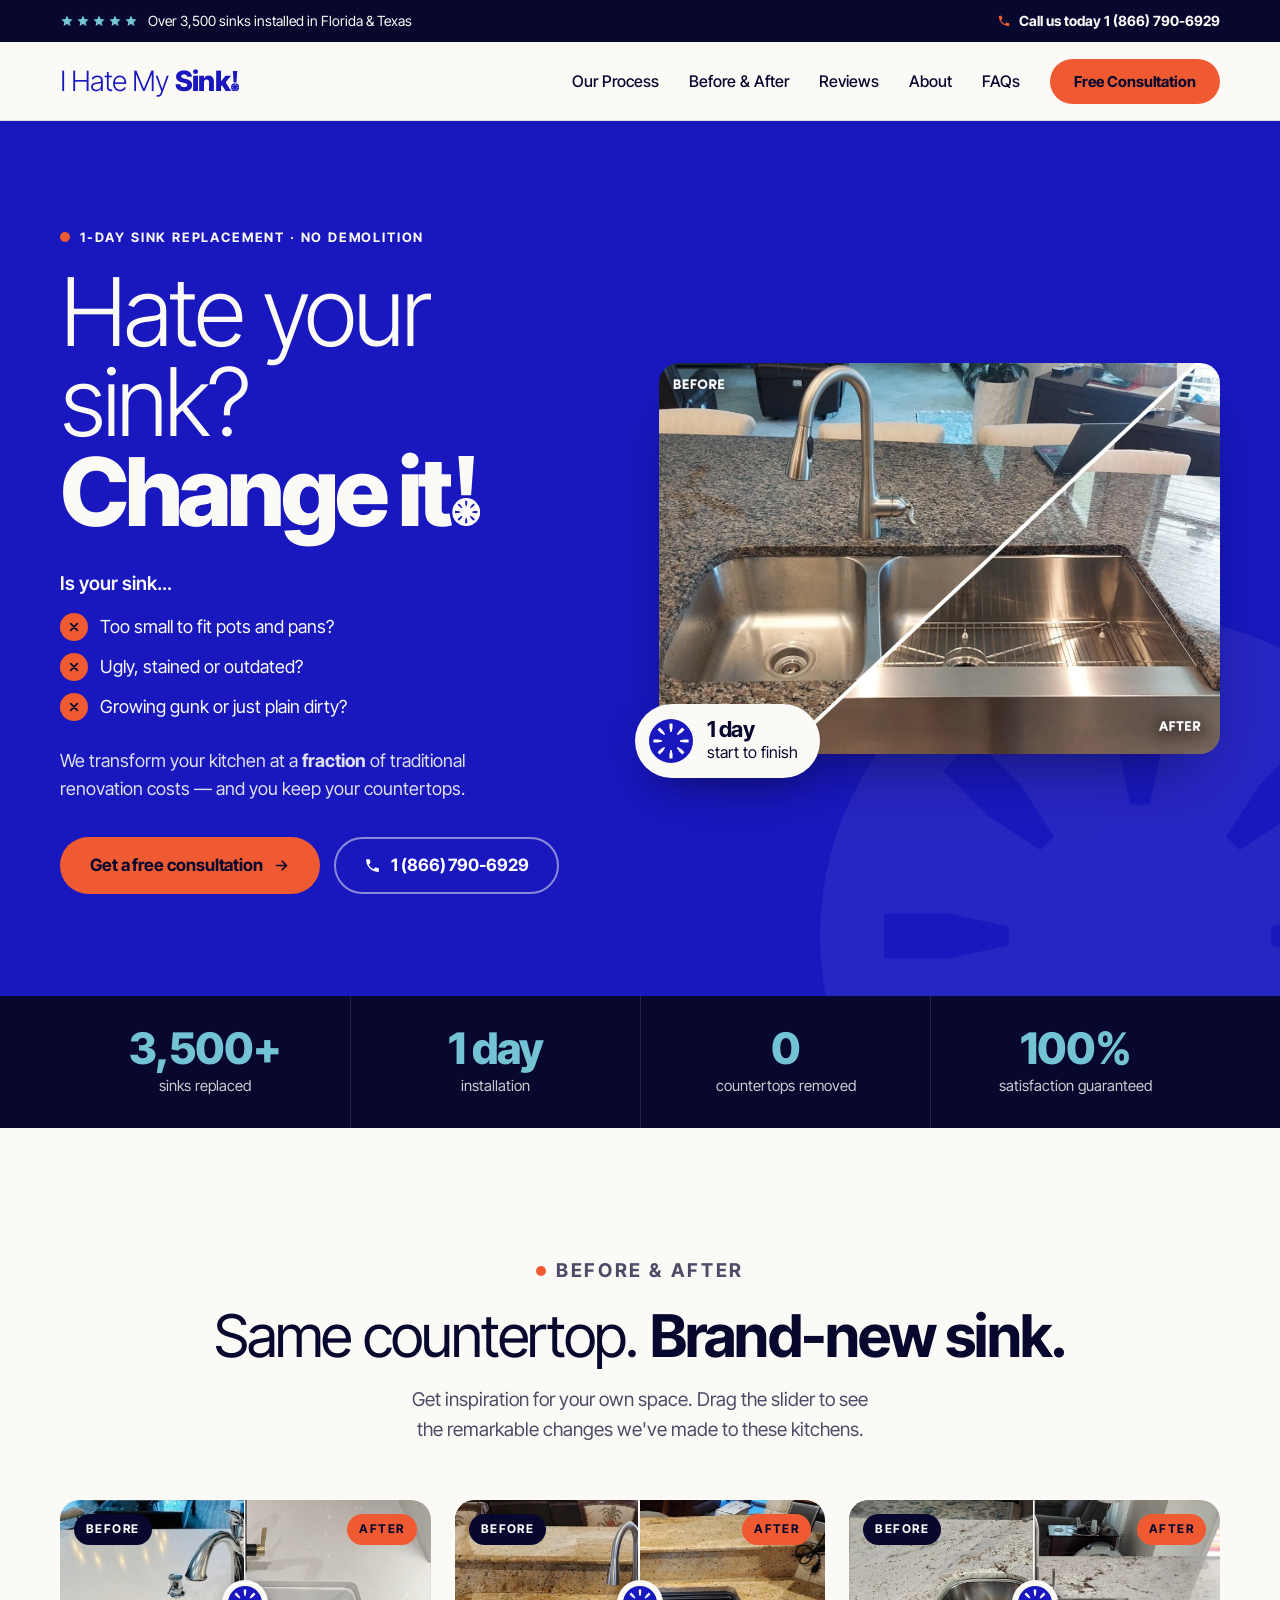
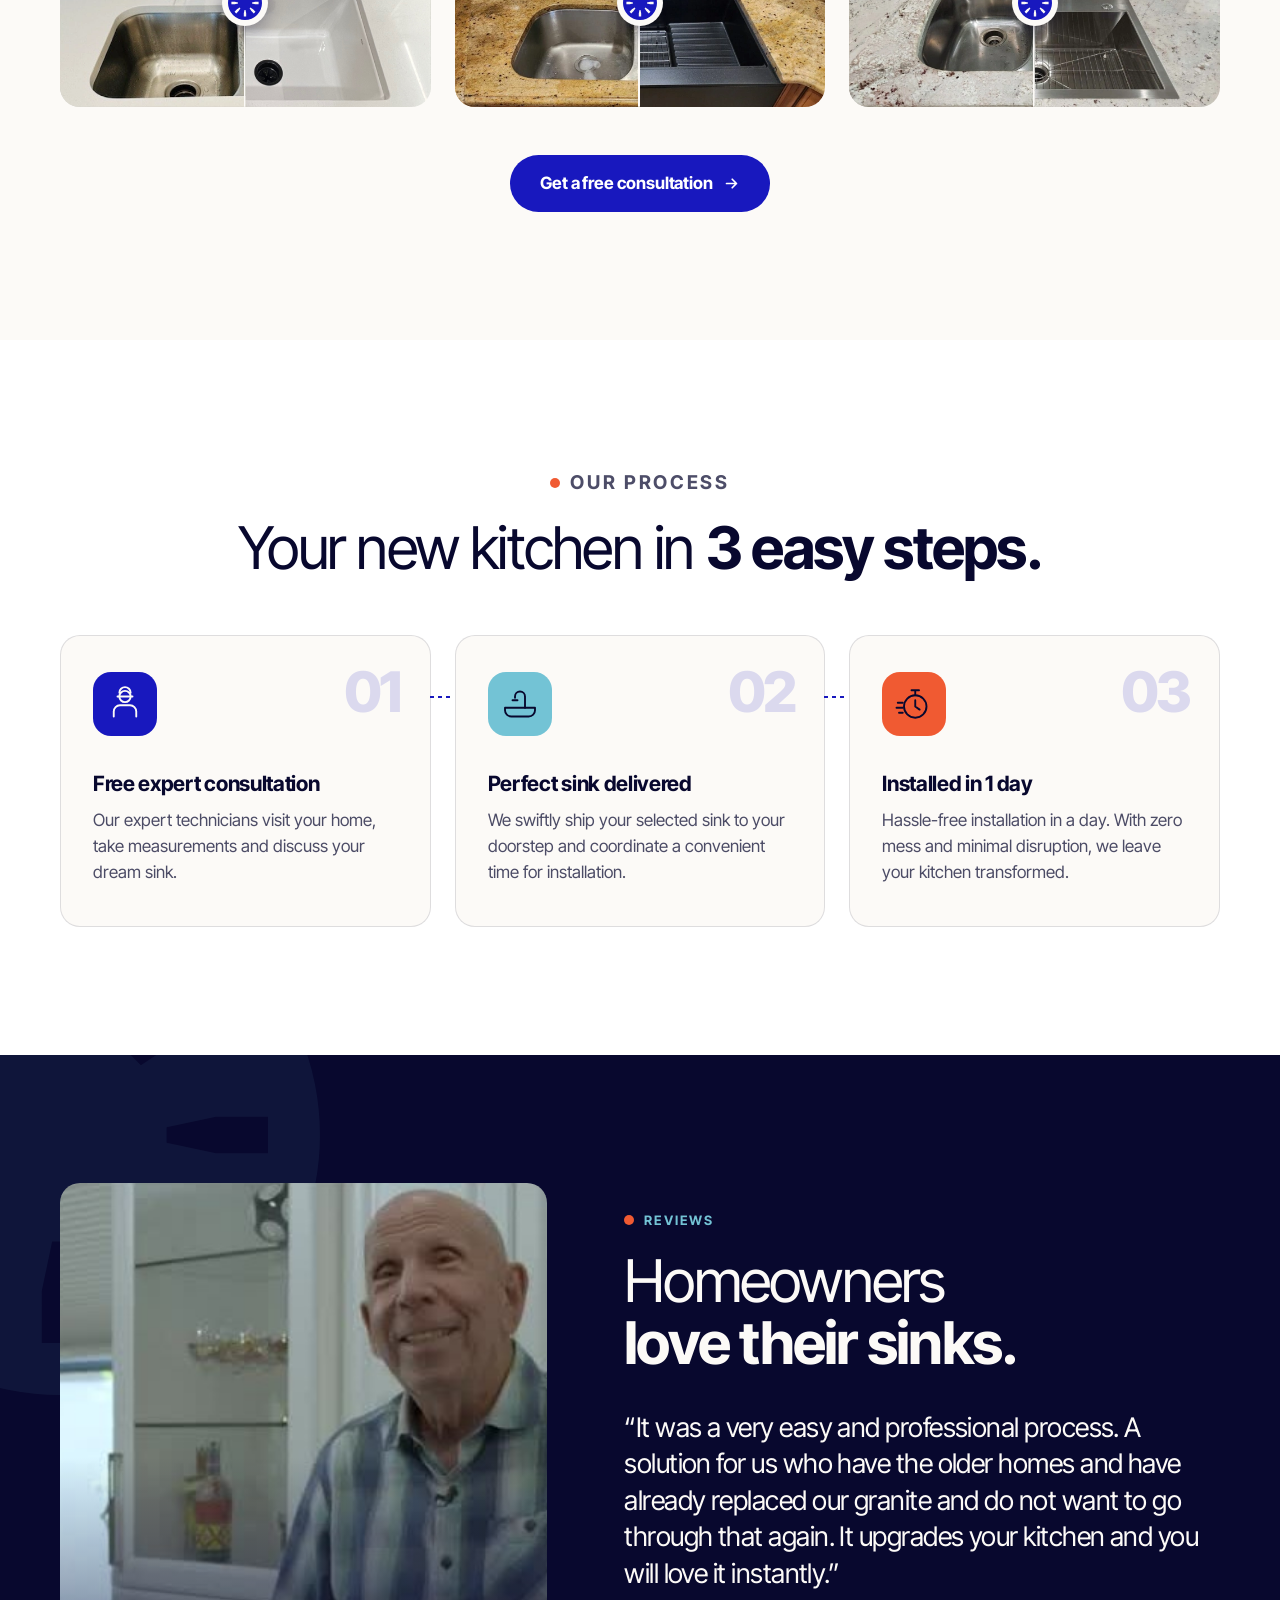
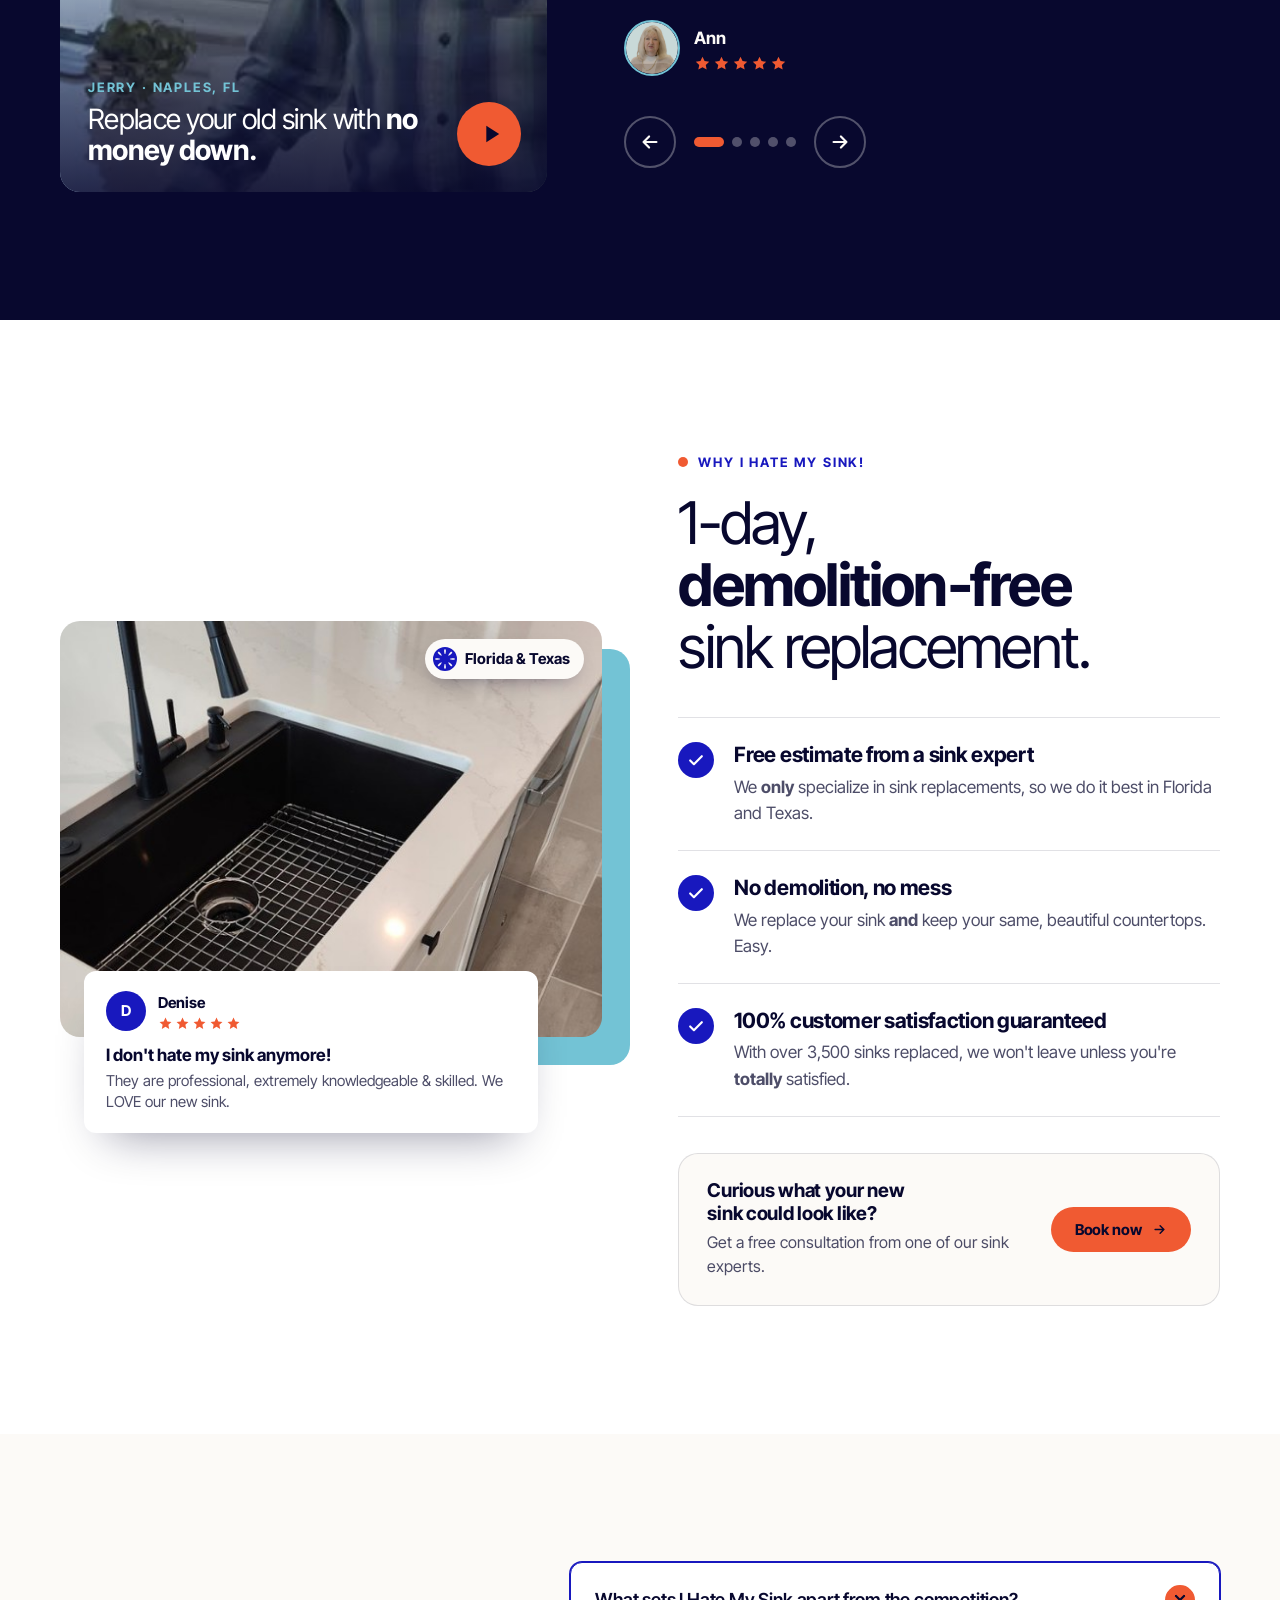
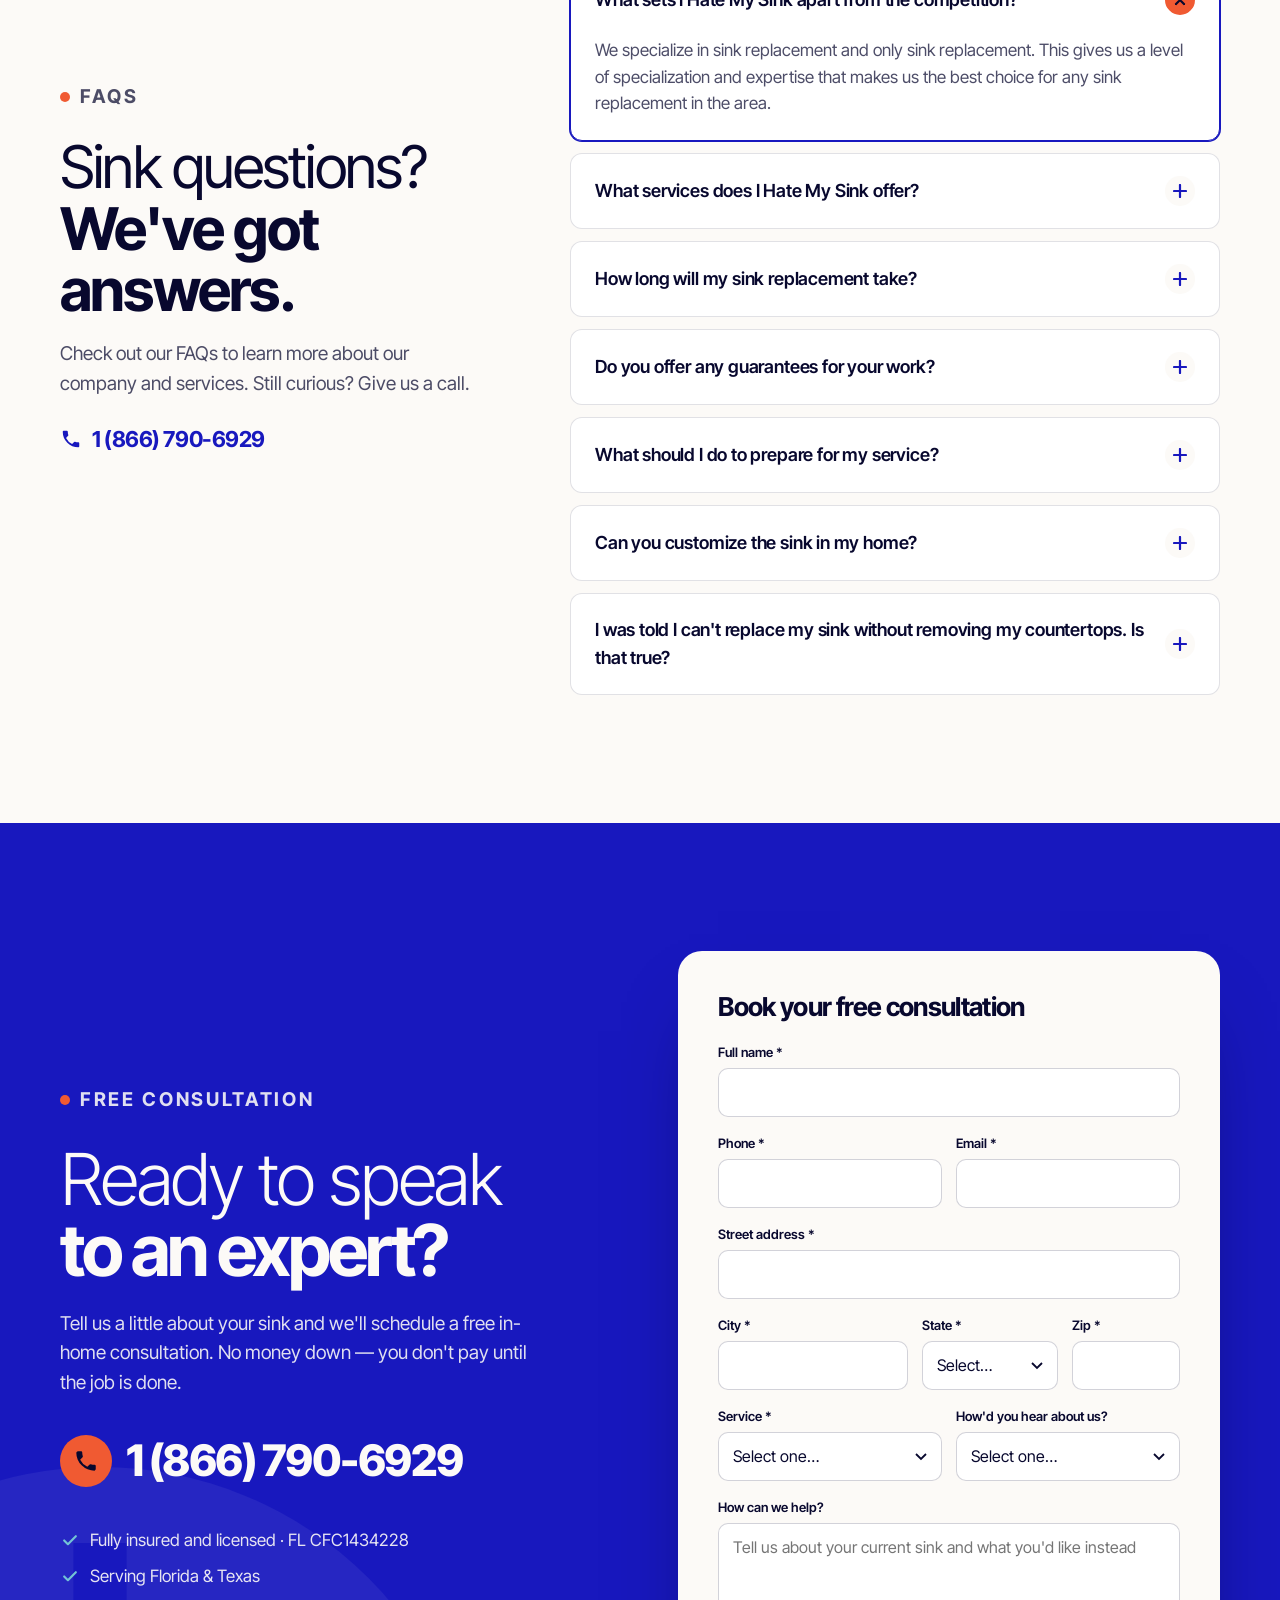
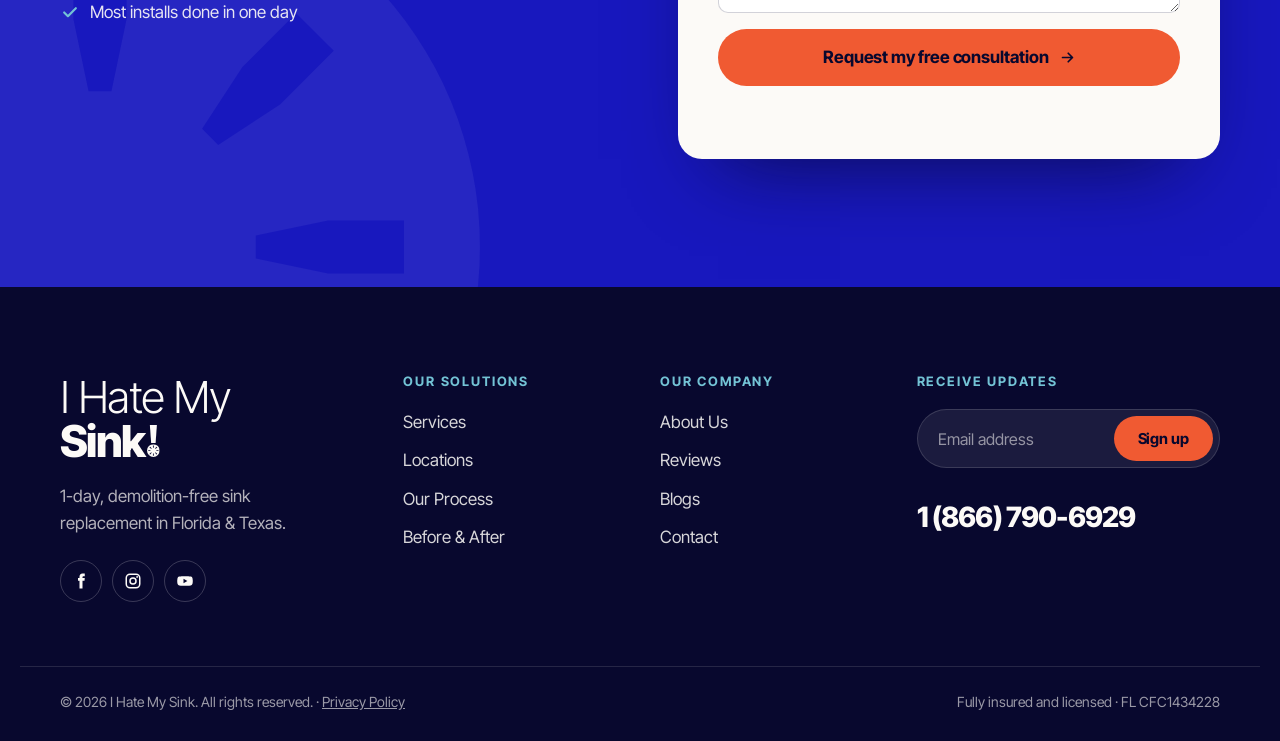
<file: index.html>
<!DOCTYPE html>
<html lang="en">
<head>
<meta charset="utf-8">
<meta name="viewport" content="width=device-width, initial-scale=1">
<title>I Hate My Sink! | 1-Day, Demolition-Free Sink Replacement in Florida &amp; Texas</title>
<meta name="description" content="Hate your sink? Change it! I Hate My Sink replaces kitchen sinks in one day — no demolition, keep your countertops. Over 3,500 sinks installed in Florida and Texas.">
<meta name="theme-color" content="#1818BE">
<meta name="robots" content="noindex, nofollow"><!-- prototype: keep out of search results -->
<link rel="icon" type="image/svg+xml" href="assets/favicon.svg">
<link rel="preconnect" href="https://fonts.googleapis.com">
<link rel="preconnect" href="https://fonts.gstatic.com" crossorigin>
<link href="https://fonts.googleapis.com/css2?family=Inter+Tight:wght@300;400;500;600;700;800&display=swap" rel="stylesheet">
<link rel="stylesheet" href="assets/styles.css">
</head>
<body>

<!-- Brand symbols -->
<svg width="0" height="0" style="position:absolute" aria-hidden="true">
  <symbol id="drain" viewBox="0 0 200 200"><path fill="currentColor" fill-rule="evenodd" d="M100 0A100 100 0 1 0 100 200A100 100 0 1 0 100 0ZM93 20L107 20L107 40L103 59L97 59L93 40ZM151.62 38.48L161.52 48.38L147.38 62.52L131.11 73.13L126.87 68.89L137.48 52.62ZM180 93L180 107L160 107L141 103L141 97L160 93ZM161.52 151.62L151.62 161.52L137.48 147.38L126.87 131.11L131.11 126.87L147.38 137.48ZM107 180L93 180L93 160L97 141L103 141L107 160ZM48.38 161.52L38.48 151.62L52.62 137.48L68.89 126.87L73.13 131.11L62.52 147.38ZM20 107L20 93L40 93L59 97L59 103L40 107ZM38.48 48.38L48.38 38.48L62.52 52.62L73.13 68.89L68.89 73.13L52.62 62.52Z"/></symbol>
  <symbol id="bang" viewBox="0 0 40 100"><path fill="currentColor" d="M9 0H31L27 56H13Z"/><use href="#drain" x="0" y="60" width="40" height="40"/></symbol>
  <symbol id="check" viewBox="0 0 24 24"><path fill="none" stroke="currentColor" stroke-width="2.6" stroke-linecap="round" stroke-linejoin="round" d="M5 12.5l4.5 4.5L19 7.5"/></symbol>
  <symbol id="x" viewBox="0 0 24 24"><path fill="none" stroke="currentColor" stroke-width="2.6" stroke-linecap="round" d="M7 7l10 10M17 7L7 17"/></symbol>
  <symbol id="star" viewBox="0 0 24 24"><path fill="currentColor" d="M12 2.5l2.9 6.1 6.6.8-4.9 4.6 1.3 6.6L12 17.3l-5.9 3.3 1.3-6.6-4.9-4.6 6.6-.8z"/></symbol>
  <symbol id="phone" viewBox="0 0 24 24"><path fill="currentColor" d="M6.6 10.8a15.1 15.1 0 006.6 6.6l2.2-2.2a1 1 0 011-.25 11.4 11.4 0 003.6.57 1 1 0 011 1V20a1 1 0 01-1 1A17 17 0 013 4a1 1 0 011-1h3.5a1 1 0 011 1c0 1.25.2 2.45.57 3.57a1 1 0 01-.25 1z"/></symbol>
  <symbol id="arrow" viewBox="0 0 24 24"><path fill="none" stroke="currentColor" stroke-width="2.4" stroke-linecap="round" stroke-linejoin="round" d="M5 12h14M13 6l6 6-6 6"/></symbol>
</svg>

<a class="skip" href="#main">Skip to content</a>

<div class="topbar">
  <div class="wrap topbar__in">
    <p class="topbar__proof"><span class="stars" aria-label="5 out of 5 stars"><svg><use href="#star"/></svg><svg><use href="#star"/></svg><svg><use href="#star"/></svg><svg><use href="#star"/></svg><svg><use href="#star"/></svg></span> Over 3,500 sinks installed in Florida &amp; Texas</p>
    <a class="topbar__phone" href="tel:18667906929"><svg><use href="#phone"/></svg> Call us today 1 (866) 790-6929</a>
  </div>
</div>

<header class="header" id="top">
  <div class="wrap header__in">
    <a class="logo" href="./" aria-label="I Hate My Sink! — home">
      <span class="logo__light">I Hate My</span> <span class="logo__bold">Sink<svg class="logo__bang" aria-hidden="true"><use href="#bang"/></svg></span>
    </a>
    <nav class="nav" id="nav" aria-label="Main">
      <a href="#process">Our Process</a>
      <a href="#before-after">Before &amp; After</a>
      <a href="#reviews">Reviews</a>
      <a href="#about">About</a>
      <a href="#faq">FAQs</a>
      <a class="btn btn--orange nav__cta" href="#consult">Free Consultation</a>
    </nav>
    <button class="menu" aria-controls="nav" aria-expanded="false"><span></span><span></span><span class="sr">Menu</span></button>
  </div>
</header>

<main id="main">

<!-- HERO -->
<section class="hero">
  <svg class="hero__mark" aria-hidden="true"><use href="#drain"/></svg>
  <div class="wrap hero__in">
    <div class="hero__copy">
      <p class="eyebrow eyebrow--light">1-day sink replacement · No demolition</p>
      <h1 class="hero__title"><span class="thin">Hate your sink?</span> <strong>Change it<svg class="bang" aria-hidden="true"><use href="#bang"/></svg></strong></h1>
      <p class="hero__lead">Is your sink…</p>
      <ul class="xlist">
        <li><svg><use href="#x"/></svg>Too small to fit pots and pans?</li>
        <li><svg><use href="#x"/></svg>Ugly, stained or outdated?</li>
        <li><svg><use href="#x"/></svg>Growing gunk or just plain dirty?</li>
      </ul>
      <p class="hero__sub">We transform your kitchen at a <em>fraction</em> of traditional renovation costs — and you keep your countertops.</p>
      <div class="hero__actions">
        <a class="btn btn--orange btn--lg" href="#consult">Get a free consultation <svg><use href="#arrow"/></svg></a>
        <a class="btn btn--ghost btn--lg" href="tel:18667906929"><svg><use href="#phone"/></svg> 1 (866) 790-6929</a>
      </div>
    </div>
    <figure class="hero__media">
      <img src="assets/img/hero.webp" width="1003" height="700" alt="Split image of a dated double-bowl stainless sink before, and a new single-bowl farmhouse sink after, in the same granite countertop">
      <figcaption class="badge"><svg><use href="#drain"/></svg><span><strong>1 day</strong> start to finish</span></figcaption>
    </figure>
  </div>
</section>

<!-- PROOF STRIP -->
<section class="proof" aria-label="Why homeowners choose us">
  <div class="wrap proof__in">
    <div><strong>3,500+</strong><span>sinks replaced</span></div>
    <div><strong>1 day</strong><span>installation</span></div>
    <div><strong>0</strong><span>countertops removed</span></div>
    <div><strong>100%</strong><span>satisfaction guaranteed</span></div>
  </div>
</section>

<!-- BEFORE / AFTER -->
<section class="section section--porcelain" id="before-after">
  <div class="wrap">
    <header class="sec-head">
      <p class="eyebrow">Before &amp; after</p>
      <h2>Same countertop. <strong>Brand-new sink.</strong></h2>
      <p>Get inspiration for your own space. Drag the slider to see the remarkable changes we've made to these kitchens.</p>
    </header>
    <div class="ba-grid">
      <div class="ba" style="--pos:50%">
        <img src="assets/img/after1.png" alt="After: new white single-bowl sink with black faucet" width="660" height="368" loading="lazy">
        <div class="ba__before"><img src="assets/img/before1.webp" alt="Before: worn double-bowl stainless sink" width="660" height="368" loading="lazy"></div>
        <span class="ba__tag ba__tag--b">Before</span><span class="ba__tag ba__tag--a">After</span>
        <span class="ba__handle" aria-hidden="true"><svg><use href="#drain"/></svg></span>
        <input class="ba__range" type="range" min="0" max="100" value="50" aria-label="Before and after comparison 1">
      </div>
      <div class="ba" style="--pos:50%">
        <img src="assets/img/after2.webp" alt="After: black farmhouse-style sink in granite counter" width="660" height="368" loading="lazy">
        <div class="ba__before"><img src="assets/img/before2.webp" alt="Before: dated double-bowl stainless sink" width="660" height="368" loading="lazy"></div>
        <span class="ba__tag ba__tag--b">Before</span><span class="ba__tag ba__tag--a">After</span>
        <span class="ba__handle" aria-hidden="true"><svg><use href="#drain"/></svg></span>
        <input class="ba__range" type="range" min="0" max="100" value="50" aria-label="Before and after comparison 2">
      </div>
      <div class="ba" style="--pos:50%">
        <img src="assets/img/after3.webp" alt="After: large single-bowl stainless workstation sink" width="660" height="368" loading="lazy">
        <div class="ba__before"><img src="assets/img/before3.webp" alt="Before: small double-bowl stainless sink" width="660" height="368" loading="lazy"></div>
        <span class="ba__tag ba__tag--b">Before</span><span class="ba__tag ba__tag--a">After</span>
        <span class="ba__handle" aria-hidden="true"><svg><use href="#drain"/></svg></span>
        <input class="ba__range" type="range" min="0" max="100" value="50" aria-label="Before and after comparison 3">
      </div>
    </div>
    <div class="center"><a class="btn btn--blue btn--lg" href="#consult">Get a free consultation <svg><use href="#arrow"/></svg></a></div>
  </div>
</section>

<!-- PROCESS -->
<section class="section" id="process">
  <div class="wrap">
    <header class="sec-head">
      <p class="eyebrow">Our process</p>
      <h2>Your new kitchen in <strong>3 easy steps.</strong></h2>
    </header>
    <ol class="steps">
      <li class="step">
        <span class="step__num">01</span>
        <svg class="step__icon" viewBox="0 0 64 64" aria-hidden="true"><g fill="none" stroke="currentColor" stroke-width="3" stroke-linecap="round" stroke-linejoin="round"><path d="M14 52V44a10 10 0 0110-10h16a10 10 0 0110 10v8"/><circle cx="32" cy="20" r="9"/><path d="M20 20h24M23 14a9 9 0 0118 0"/></g></svg>
        <h3>Free expert consultation</h3>
        <p>Our expert technicians visit your home, take measurements and discuss your dream sink.</p>
      </li>
      <li class="step">
        <span class="step__num">02</span>
        <svg class="step__icon" viewBox="0 0 64 64" aria-hidden="true"><g fill="none" stroke="currentColor" stroke-width="3" stroke-linecap="round" stroke-linejoin="round"><path d="M8 38h48v4a10 10 0 01-10 10H18A10 10 0 018 42z"/><path d="M40 38V20a8 8 0 00-16 0v2"/><path d="M20 26h8"/></g></svg>
        <h3>Perfect sink delivered</h3>
        <p>We swiftly ship your selected sink to your doorstep and coordinate a convenient time for installation.</p>
      </li>
      <li class="step">
        <span class="step__num">03</span>
        <svg class="step__icon" viewBox="0 0 64 64" aria-hidden="true"><g fill="none" stroke="currentColor" stroke-width="3" stroke-linecap="round" stroke-linejoin="round"><circle cx="34" cy="36" r="18"/><path d="M34 26v10l7 5M28 10h12M34 10v8M6 30h8M4 38h10M8 46h6"/></g></svg>
        <h3>Installed in 1 day</h3>
        <p>Hassle-free installation in a day. With zero mess and minimal disruption, we leave your kitchen transformed.</p>
      </li>
    </ol>
  </div>
</section>

<!-- REVIEWS -->
<section class="section section--midnight" id="reviews">
  <svg class="reviews__mark" aria-hidden="true"><use href="#drain"/></svg>
  <div class="wrap reviews">
    <a class="video" href="https://youtu.be/NKuaDUumFBM" target="_blank" rel="noopener">
      <img src="assets/img/video-poster-clean.jpg" width="720" height="404" alt="Jerry, a customer from Naples, Florida, standing beside his new sink" loading="lazy">
      <span class="video__label"><span class="video__kicker">Jerry · Naples, FL</span>Replace your old sink with <strong>no money down.</strong></span>
      <span class="video__play" aria-hidden="true"><svg viewBox="0 0 24 24"><path fill="currentColor" d="M8 5v14l11-7z"/></svg></span>
      <span class="sr">Watch Jerry's story on YouTube</span>
    </a>
    <div class="carousel" aria-roledescription="carousel" aria-label="Customer reviews">
      <p class="eyebrow eyebrow--mineral">Reviews</p>
      <h2>Homeowners <strong>love their sinks.</strong></h2>
      <div class="carousel__track">
        <figure class="review is-active">
          <blockquote>“It was a very easy and professional process. A solution for us who have the older homes and have already replaced our granite and do not want to go through that again. It upgrades your kitchen and you will love it instantly.”</blockquote>
          <figcaption><img src="assets/img/ann.webp" alt="" width="56" height="56" loading="lazy"><span><strong>Ann</strong><span class="stars stars--orange" aria-label="5 stars"><svg><use href="#star"/></svg><svg><use href="#star"/></svg><svg><use href="#star"/></svg><svg><use href="#star"/></svg><svg><use href="#star"/></svg></span></span></figcaption>
        </figure>
        <figure class="review">
          <blockquote>“I was even shocked! I put no money down, nothing. I didn't pay them until the job was completely done. They were one of the only companies I talked to that was willing to do the entire job. They did a beautiful job.”</blockquote>
          <figcaption><img src="assets/img/elaine.webp" alt="" width="56" height="56" loading="lazy"><span><strong>Elaine</strong><span class="stars stars--orange" aria-label="5 stars"><svg><use href="#star"/></svg><svg><use href="#star"/></svg><svg><use href="#star"/></svg><svg><use href="#star"/></svg><svg><use href="#star"/></svg></span></span></figcaption>
        </figure>
        <figure class="review">
          <blockquote>“Another plumber told me they would have to take the countertop off to take the sink out. I did not want my countertop taken off. They took the sink out from below, hooked it up, and everything works fine. It's perfect.”</blockquote>
          <figcaption><img src="assets/img/joyce.webp" alt="" width="56" height="56" loading="lazy"><span><strong>Joyce</strong><span class="stars stars--orange" aria-label="5 stars"><svg><use href="#star"/></svg><svg><use href="#star"/></svg><svg><use href="#star"/></svg><svg><use href="#star"/></svg><svg><use href="#star"/></svg></span></span></figcaption>
        </figure>
        <figure class="review">
          <blockquote>“The guys who came here to install my sink were meticulous. It was done in a day. It was cleaned up. The inside of my cabinet has never been this clean since we moved here. They do what they promise.”</blockquote>
          <figcaption><img src="assets/img/renee.webp" alt="" width="56" height="56" loading="lazy"><span><strong>Renee</strong><span class="stars stars--orange" aria-label="5 stars"><svg><use href="#star"/></svg><svg><use href="#star"/></svg><svg><use href="#star"/></svg><svg><use href="#star"/></svg><svg><use href="#star"/></svg></span></span></figcaption>
        </figure>
        <figure class="review">
          <blockquote>“Everything I Hate My Sink told us they would do on the phone, they did. Our sink turned out beautifully. My wife loves it — and while they were here, they actually replaced our faucet too at no additional cost!”</blockquote>
          <figcaption><img src="assets/img/jerry.webp" alt="" width="56" height="56" loading="lazy"><span><strong>Jerry</strong><span class="stars stars--orange" aria-label="5 stars"><svg><use href="#star"/></svg><svg><use href="#star"/></svg><svg><use href="#star"/></svg><svg><use href="#star"/></svg><svg><use href="#star"/></svg></span></span></figcaption>
        </figure>
      </div>
      <div class="carousel__nav">
        <button class="round" data-dir="-1" aria-label="Previous review"><svg style="transform:scaleX(-1)"><use href="#arrow"/></svg></button>
        <div class="dots" role="tablist"></div>
        <button class="round" data-dir="1" aria-label="Next review"><svg><use href="#arrow"/></svg></button>
      </div>
    </div>
  </div>
</section>

<!-- ABOUT / BENEFITS -->
<section class="section" id="about">
  <div class="wrap split">
    <figure class="split__media">
      <img src="assets/img/feature-clean.jpg" width="552" height="424" alt="New black undermount sink with matching faucet installed in a white quartz countertop in Florida" loading="lazy">
      <span class="chip"><svg><use href="#drain"/></svg>Florida &amp; Texas</span>
      <figure class="mini-review">
        <figcaption><span class="avatar" aria-hidden="true">D</span><span><strong>Denise</strong><span class="stars stars--orange" aria-label="5 stars"><svg><use href="#star"/></svg><svg><use href="#star"/></svg><svg><use href="#star"/></svg><svg><use href="#star"/></svg><svg><use href="#star"/></svg></span></span></figcaption>
        <blockquote><strong>I don't hate my sink anymore!</strong> They are professional, extremely knowledgeable &amp; skilled. We LOVE our new sink.</blockquote>
      </figure>
    </figure>
    <div class="split__copy">
      <p class="eyebrow">Why I Hate My Sink!</p>
      <h2>1-day, <strong>demolition&#8209;free</strong> sink replacement.</h2>
      <ul class="benefits">
        <li><span class="tick"><svg><use href="#check"/></svg></span><div><h3>Free estimate from a sink expert</h3><p>We <em>only</em> specialize in sink replacements, so we do it best in Florida and Texas.</p></div></li>
        <li><span class="tick"><svg><use href="#check"/></svg></span><div><h3>No demolition, no mess</h3><p>We replace your sink <em>and</em> keep your same, beautiful countertops. Easy.</p></div></li>
        <li><span class="tick"><svg><use href="#check"/></svg></span><div><h3>100% customer satisfaction guaranteed</h3><p>With over 3,500 sinks replaced, we won't leave unless you're <em>totally</em> satisfied.</p></div></li>
      </ul>
      <div class="callout">
        <div><h3>Curious what your new sink could look like?</h3><p>Get a free consultation from one of our sink experts.</p></div>
        <a class="btn btn--orange" href="#consult">Book now <svg><use href="#arrow"/></svg></a>
      </div>
    </div>
  </div>
</section>

<!-- FAQ -->
<section class="section section--porcelain" id="faq">
  <div class="wrap faq">
    <header class="sec-head sec-head--left">
      <p class="eyebrow">FAQs</p>
      <h2>Sink questions? <strong>We've got answers.</strong></h2>
      <p>Check out our FAQs to learn more about our company and services. Still curious? Give us a call.</p>
      <a class="link" href="tel:18667906929"><svg><use href="#phone"/></svg> 1 (866) 790-6929</a>
    </header>
    <div class="accordion">
      <details open><summary>What sets I Hate My Sink apart from the competition?</summary><p>We specialize in sink replacement and only sink replacement. This gives us a level of specialization and expertise that makes us the best choice for any sink replacement in the area.</p></details>
      <details><summary>What services does I Hate My Sink offer?</summary><p>We perform sink replacement without having to destroy your cabinetry or countertops. We also repair chips and cracks.</p></details>
      <details><summary>How long will my sink replacement take?</summary><p>Sink replacement installation is generally done within one day.</p></details>
      <details><summary>Do you offer any guarantees for your work?</summary><p>We offer a 100% customer satisfaction guarantee. We won't leave until you are satisfied with the sink replacement process.</p></details>
      <details><summary>What should I do to prepare for my service?</summary><p>Please empty the cabinet underneath the sink we will be replacing. See <a href="#process">Our Process</a> for more information about sink replacement.</p></details>
      <details><summary>Can you customize the sink in my home?</summary><p>If you want a bigger sink or are looking for a new style of sink, we can cut into your countertops to accommodate the stylish sink replacement you're looking for.</p></details>
      <details><summary>I was told I can't replace my sink without removing my countertops. Is that true?</summary><p>No. That's absolutely not true. I Hate My Sink can replace your sink without total removal of your countertops. Our protective drapery even keeps dust away from the rest of your kitchen while we work. According to Eclipse Stainless, a good sink and faucet should last you at least a decade — we take pride in offering such an important service for our customers.</p></details>
    </div>
  </div>
</section>

<!-- CONSULT -->
<section class="section section--blue" id="consult">
  <svg class="consult__mark" aria-hidden="true"><use href="#drain"/></svg>
  <div class="wrap consult">
    <div class="consult__copy">
      <p class="eyebrow eyebrow--light">Free consultation</p>
      <h2><span class="thin">Ready to speak</span> <strong>to an expert?</strong></h2>
      <p>Tell us a little about your sink and we'll schedule a free in-home consultation. No money down — you don't pay until the job is done.</p>
      <a class="consult__phone" href="tel:18667906929"><svg><use href="#phone"/></svg>1 (866) 790-6929</a>
      <ul class="clist">
        <li><svg><use href="#check"/></svg>Fully insured and licensed · FL CFC1434228</li>
        <li><svg><use href="#check"/></svg>Serving Florida &amp; Texas</li>
        <li><svg><use href="#check"/></svg>Most installs done in one day</li>
      </ul>
    </div>
    <form class="form" action="#" method="post" novalidate>
      <h3>Book your free consultation</h3>
      <div class="field"><label for="f-name">Full name *</label><input id="f-name" name="name" autocomplete="name" required></div>
      <div class="row">
        <div class="field"><label for="f-phone">Phone *</label><input id="f-phone" name="phone" type="tel" autocomplete="tel" required></div>
        <div class="field"><label for="f-email">Email *</label><input id="f-email" name="email" type="email" autocomplete="email" required></div>
      </div>
      <div class="field"><label for="f-street">Street address *</label><input id="f-street" name="street" autocomplete="street-address" required></div>
      <div class="row row--3">
        <div class="field"><label for="f-city">City *</label><input id="f-city" name="city" autocomplete="address-level2" required></div>
        <div class="field"><label for="f-state">State *</label><select id="f-state" name="state" required><option value="">Select…</option><option>Florida</option><option>Texas</option></select></div>
        <div class="field"><label for="f-zip">Zip *</label><input id="f-zip" name="zip" inputmode="numeric" autocomplete="postal-code" required></div>
      </div>
      <div class="row">
        <div class="field"><label for="f-service">Service *</label><select id="f-service" name="service" required><option value="">Select one…</option><option>Sink Replacement</option><option>Chip or Crack Repair</option><option>Other</option></select></div>
        <div class="field"><label for="f-source">How'd you hear about us?</label><select id="f-source" name="source"><option value="">Select one…</option><option>Referral</option><option>Sure Shine</option><option>Google Search</option><option>TV Ads</option><option>Instagram</option><option>Facebook Ad</option><option>The Home Mag Sarasota and Manatee</option><option>The Home Mag Charlotte</option><option>Home &amp; Lifestyle Mag</option><option>The Home Mag Tampa</option><option>Nature Coast</option><option>Best Deals Book</option><option>Home Pros</option><option>Resource Living</option><option>Orlando HomeMag</option><option>The Home Mag Lakeland</option><option>The Home Mag Miami</option><option>The Home Mag Southwest</option><option>Ocala Villages HomeMag</option><option>Home Mag Broward</option><option>Polk County Home Mag</option><option>The Home Mag Palm Beaches</option><option>The Home Mag Treasure Coast</option><option>Dallas HomeMag</option><option>Other</option></select></div>
      </div>
      <div class="field"><label for="f-msg">How can we help?</label><textarea id="f-msg" name="message" rows="3" placeholder="Tell us about your current sink and what you'd like instead"></textarea></div>
      <button class="btn btn--orange btn--lg btn--block" type="submit">Request my free consultation <svg><use href="#arrow"/></svg></button>
      <p class="form__msg" role="status" aria-live="polite"></p>
    </form>
  </div>
</section>

</main>

<footer class="footer">
  <div class="wrap footer__top">
    <div class="footer__brand">
      <a class="logo logo--stacked" href="./" aria-label="I Hate My Sink! — home"><span class="logo__light">I Hate My</span> <span class="logo__bold">Sink<svg class="logo__bang" aria-hidden="true"><use href="#bang"/></svg></span></a>
      <p>1-day, demolition-free sink replacement in Florida &amp; Texas.</p>
      <div class="social">
        <a href="https://www.facebook.com/profile.php?id=61554667965170" target="_blank" rel="noopener" aria-label="Facebook"><svg viewBox="0 0 24 24"><path fill="currentColor" d="M14 8V6.5c0-.7.5-1 1-1h2V2h-3c-2.8 0-4 1.9-4 4.2V8H8v3.5h2V22h4V11.5h2.7L17 8z"/></svg></a>
        <a href="https://www.instagram.com/ihatemysinkfl/" target="_blank" rel="noopener" aria-label="Instagram"><svg viewBox="0 0 24 24"><g fill="none" stroke="currentColor" stroke-width="2"><rect x="3" y="3" width="18" height="18" rx="5"/><circle cx="12" cy="12" r="4"/></g><circle cx="17.5" cy="6.5" r="1.2" fill="currentColor"/></svg></a>
        <a href="https://youtu.be/NKuaDUumFBM" target="_blank" rel="noopener" aria-label="YouTube"><svg viewBox="0 0 24 24"><path fill="currentColor" d="M22 8.2a3 3 0 00-2.1-2.1C18 5.6 12 5.6 12 5.6s-6 0-7.9.5A3 3 0 002 8.2 31 31 0 001.6 12 31 31 0 002 15.8a3 3 0 002.1 2.1c1.9.5 7.9.5 7.9.5s6 0 7.9-.5a3 3 0 002.1-2.1 31 31 0 00.4-3.8 31 31 0 00-.4-3.8zM10 15V9l5.2 3z"/></svg></a>
      </div>
    </div>
    <nav class="footer__col" aria-label="Our solutions"><h4>Our solutions</h4><a href="https://www.ihatemysink.com/services">Services</a><a href="https://www.ihatemysink.com/locations">Locations</a><a href="https://www.ihatemysink.com/our-process">Our Process</a><a href="https://www.ihatemysink.com/before-after">Before &amp; After</a></nav>
    <nav class="footer__col" aria-label="Our company"><h4>Our company</h4><a href="https://www.ihatemysink.com/about-us">About Us</a><a href="https://www.ihatemysink.com/reviews">Reviews</a><a href="https://www.ihatemysink.com/blogs">Blogs</a><a href="https://www.ihatemysink.com/contact-us">Contact</a></nav>
    <div class="footer__col footer__news">
      <h4>Receive updates</h4>
      <form class="news" action="#" onsubmit="event.preventDefault();this.querySelector('button').textContent='Subscribed!'">
        <label class="sr" for="n-email">Email address</label>
        <input id="n-email" type="email" placeholder="Email address" required>
        <button class="btn btn--orange" type="submit">Sign up</button>
      </form>
      <a class="footer__phone" href="tel:18667906929">1 (866) 790-6929</a>
    </div>
  </div>
  <div class="wrap footer__bottom">
    <p>© 2026 I Hate My Sink. All rights reserved. · <a href="https://www.ihatemysink.com/privacy-policy">Privacy Policy</a></p>
    <p>Fully insured and licensed · FL CFC1434228</p>
  </div>
</footer>

<a class="sticky-call" href="tel:18667906929"><svg><use href="#phone"/></svg> Call now</a>

<script src="assets/main.js"></script>
</body>
</html>
</file>
<file: assets/styles.css>
/* =========================================================
   I Hate My Sink! — 2026 brand
   Familiar trust. Unexpected energy.
   ========================================================= */
:root {
  --signal: #1818BE;     /* Signal Blue — primary */
  --mineral: #73C3D5;    /* Mineral Blue — water, calm accent */
  --orange: #F05A32;     /* Signal Orange — energy, CTAs */
  --porcelain: #FCFAF7;  /* Porcelain — light ground */
  --midnight: #08082E;   /* Midnight Blue — text, dark ground */
  --signal-90: #2a2ad0;
  --line: rgba(8, 8, 46, .12);
  --muted: rgba(8, 8, 46, .72);

  --font: "Inter Tight", "Helvetica Neue", Helvetica, Arial, sans-serif;
  --radius: 20px;
  --radius-sm: 12px;
  --wrap: 1240px;
  --gutter: clamp(20px, 4vw, 40px);
  --section: clamp(72px, 10vw, 128px);
}

*, *::before, *::after { box-sizing: border-box; }
html { scroll-behavior: smooth; scroll-padding-top: 96px; }
html, body { overflow-x: clip; }
body {
  margin: 0;
  font-family: var(--font);
  font-size: 17px;
  line-height: 1.55;
  color: var(--midnight);
  background: #fff;
  -webkit-font-smoothing: antialiased;
  text-rendering: optimizeLegibility;
}
img { display: block; max-width: 100%; height: auto; }
a { color: inherit; }
h1, h2, h3, h4 { margin: 0; line-height: 1.05; letter-spacing: -0.03em; font-weight: 400; }
h2 { font-size: clamp(34px, 4.6vw, 60px); text-wrap: balance; }
h1, h3, .sec-head p { text-wrap: balance; }
h2 strong, h1 strong { font-weight: 700; }
h3 { font-size: 21px; font-weight: 700; letter-spacing: -0.015em; line-height: 1.2; }
p { margin: 0; }
em { font-style: normal; font-weight: 700; }
svg { width: 1em; height: 1em; flex: none; }

.wrap { max-width: var(--wrap); margin: 0 auto; padding: 0 var(--gutter); }
.sr { position: absolute; width: 1px; height: 1px; overflow: hidden; clip: rect(0 0 0 0); white-space: nowrap; }
.skip { position: absolute; left: 12px; top: -60px; background: var(--orange); color: var(--midnight); padding: 10px 16px; border-radius: 8px; z-index: 100; font-weight: 700; }
.skip:focus { top: 12px; }
:focus-visible { outline: 3px solid var(--orange); outline-offset: 3px; border-radius: 6px; }
.center { text-align: center; margin-top: 48px; }
.thin { font-weight: 300; }

/* ---------- Eyebrow ---------- */
.eyebrow {
  display: inline-flex; align-items: center; gap: 10px;
  font-size: 13px; font-weight: 700; letter-spacing: .14em; text-transform: uppercase;
  color: var(--signal); margin-bottom: 20px;
}
.eyebrow::before { content: ""; width: 10px; height: 10px; border-radius: 50%; background: var(--orange); }
.eyebrow--light { color: var(--porcelain); }
.eyebrow--mineral { color: var(--mineral); }

/* ---------- Buttons ---------- */
.btn {
  --bg: var(--signal); --fg: #fff;
  display: inline-flex; align-items: center; justify-content: center; gap: 10px;
  padding: 13px 22px; border-radius: 999px; border: 2px solid transparent;
  background: var(--bg); color: var(--fg);
  font: 700 15px/1 var(--font); letter-spacing: -.005em; text-decoration: none;
  cursor: pointer; transition: transform .18s ease, background-color .18s ease, box-shadow .18s ease;
}
.btn svg { transition: transform .18s ease; }
.btn:hover { transform: translateY(-2px); }
.btn:hover svg:last-child { transform: translateX(3px); }
.btn--lg { padding: 18px 28px; font-size: 17px; }
.btn { white-space: nowrap; }
.btn--block { width: 100%; white-space: normal; }
.btn--orange { --bg: var(--orange); --fg: var(--midnight); }
.btn--orange:hover { box-shadow: 0 10px 24px -10px rgba(240, 90, 50, .8); }
.btn--blue:hover { --bg: var(--signal-90); box-shadow: 0 10px 24px -10px rgba(24, 24, 190, .7); }
.btn--ghost { --bg: transparent; --fg: #fff; border-color: rgba(252, 250, 247, .5); }
.btn--ghost:hover { border-color: #fff; background: rgba(255, 255, 255, .08); }

/* ---------- Logo (wordmark) ---------- */
.logo {
  display: inline-flex; align-items: baseline; gap: .26em; white-space: nowrap;
  font-size: 28px; letter-spacing: -0.035em; line-height: 1; text-decoration: none; color: var(--signal);
}
.logo__light { font-weight: 300; }
.logo__bold { font-weight: 800; display: inline-flex; align-items: baseline; }
.logo__bang { width: .29em; height: .73em; margin-left: .05em; }
.logo--stacked { flex-direction: column; gap: 0; font-size: 44px; color: var(--porcelain); }
.bang { width: .3em; height: .74em; margin-left: .04em; vertical-align: baseline; }

/* ---------- Top bar & header ---------- */
.topbar { background: var(--midnight); color: var(--porcelain); font-size: 14px; }
.topbar__in { display: flex; justify-content: space-between; align-items: center; gap: 16px; min-height: 42px; }
.topbar__proof { display: flex; align-items: center; gap: 10px; }
.topbar__phone { display: inline-flex; align-items: center; gap: 8px; font-weight: 700; text-decoration: none; }
.topbar__phone svg { color: var(--orange); }
.stars { display: inline-flex; gap: 2px; color: var(--mineral); }
.stars--orange { color: var(--orange); }

.header { position: sticky; top: 0; z-index: 50; background: rgba(252, 250, 247, .92); backdrop-filter: saturate(1.4) blur(12px); border-bottom: 1px solid var(--line); }
.header__in { display: flex; align-items: center; justify-content: space-between; min-height: 78px; }
.nav { display: flex; align-items: center; gap: 30px; }
.nav a:not(.btn) { font-weight: 500; font-size: 16px; text-decoration: none; position: relative; }
.nav a:not(.btn)::after { content: ""; position: absolute; left: 0; right: 0; bottom: -6px; height: 2px; background: var(--signal); transform: scaleX(0); transform-origin: left; transition: transform .2s ease; }
.nav a:not(.btn):hover::after { transform: scaleX(1); }
.menu { display: none; }

/* ---------- Hero ---------- */
.hero { position: relative; overflow: hidden; background: var(--signal); color: var(--porcelain); padding: clamp(56px, 8vw, 104px) 0; }
.hero__mark { position: absolute; width: 640px; height: 640px; right: -180px; bottom: -260px; color: rgba(255, 255, 255, .06); }
.hero__in { position: relative; display: grid; grid-template-columns: 1fr 1.05fr; gap: clamp(32px, 5vw, 72px); align-items: center; }
.hero__title { font-size: clamp(52px, 7.4vw, 104px); letter-spacing: -0.045em; line-height: .95; margin-bottom: 32px; }
.hero__title .thin { display: block; }
.hero__title strong { font-weight: 800; white-space: nowrap; }
.hero__lead { font-size: 19px; font-weight: 600; margin-bottom: 14px; }
.xlist, .clist, .benefits { list-style: none; margin: 0; padding: 0; }
.xlist { display: grid; gap: 12px; margin-bottom: 26px; font-size: 18px; }
.xlist li { display: flex; align-items: center; gap: 12px; }
.xlist svg { width: 28px; height: 28px; padding: 6px; border-radius: 50%; background: var(--orange); color: var(--midnight); }
.hero__sub { max-width: 470px; font-size: 18px; color: rgba(252, 250, 247, .88); margin-bottom: 34px; }
.hero__actions { display: flex; flex-wrap: wrap; gap: 14px; }
.hero__media { position: relative; margin: 0; }
.hero__media img { border-radius: var(--radius); box-shadow: 0 30px 60px -30px rgba(8, 8, 46, .7); aspect-ratio: 1003 / 700; object-fit: cover; }
.badge {
  position: absolute; left: -24px; bottom: -24px; display: flex; align-items: center; gap: 14px;
  background: var(--porcelain); color: var(--midnight); padding: 14px 22px 14px 14px; border-radius: 999px;
  box-shadow: 0 18px 40px -18px rgba(8, 8, 46, .6); font-size: 16px;
}
.badge svg { width: 44px; height: 44px; color: var(--signal); }
.badge strong { display: block; font-size: 22px; letter-spacing: -.02em; line-height: 1; }

/* ---------- Proof strip ---------- */
.proof { background: var(--midnight); color: var(--porcelain); }
.proof__in { display: grid; grid-template-columns: repeat(4, 1fr); }
.proof__in > div { padding: 30px 20px; text-align: center; border-left: 1px solid rgba(252, 250, 247, .12); }
.proof__in > div:first-child { border-left: 0; }
.proof strong { display: block; font-size: clamp(30px, 3.4vw, 44px); font-weight: 800; letter-spacing: -.025em; line-height: 1.05; color: var(--mineral); }
.proof span { font-size: 15px; color: rgba(252, 250, 247, .8); }

/* ---------- Sections ---------- */
.section { position: relative; padding: var(--section) 0; overflow: hidden; }
.section--porcelain { background: var(--porcelain); }
.section--midnight { background: var(--midnight); color: var(--porcelain); }
.section--blue { background: var(--signal); color: var(--porcelain); }
.sec-head { max-width: 880px; margin: 0 auto 56px; text-align: center; }
.sec-head h2 { margin-bottom: 18px; }
.sec-head p { font-size: 19px; color: var(--muted); }
.sec-head--left { text-align: left; margin: 0; }

/* ---------- Before / After ---------- */
.ba-grid { display: grid; grid-template-columns: repeat(3, 1fr); gap: 24px; }
.ba { position: relative; border-radius: var(--radius); overflow: hidden; aspect-ratio: 660 / 368; background: #ddd; user-select: none; }
.ba img { width: 100%; height: 100%; object-fit: cover; }
.ba__before { position: absolute; inset: 0; clip-path: inset(0 calc(100% - var(--pos)) 0 0); }
.ba__before::after { content: ""; position: absolute; top: 0; bottom: 0; left: var(--pos); width: 3px; margin-left: -1.5px; background: var(--porcelain); }
.ba__handle {
  position: absolute; top: 50%; left: var(--pos); width: 46px; height: 46px; transform: translate(-50%, -50%);
  border-radius: 50%; background: var(--porcelain); box-shadow: 0 6px 18px rgba(8, 8, 46, .35);
  display: grid; place-items: center; pointer-events: none;
}
.ba__handle svg { width: 34px; height: 34px; color: var(--signal); }
.ba__range { position: absolute; inset: 0; width: 100%; height: 100%; margin: 0; opacity: 0; cursor: ew-resize; }
.ba__range:focus-visible ~ .ba__handle, .ba:focus-within .ba__handle { outline: 3px solid var(--orange); outline-offset: 2px; }
.ba__tag { position: absolute; top: 14px; padding: 6px 12px; border-radius: 999px; font-size: 12px; font-weight: 700; letter-spacing: .12em; text-transform: uppercase; pointer-events: none; }
.ba__tag--b { left: 14px; background: var(--midnight); color: var(--porcelain); }
.ba__tag--a { right: 14px; background: var(--orange); color: var(--midnight); }

/* ---------- Steps ---------- */
.steps { list-style: none; padding: 0; margin: 0; display: grid; grid-template-columns: repeat(3, 1fr); gap: 24px; counter-reset: s; }
.step { position: relative; padding: 36px 32px 40px; border-radius: var(--radius); background: var(--porcelain); border: 1px solid var(--line); transition: transform .2s ease, box-shadow .2s ease; }
.step:hover { transform: translateY(-4px); box-shadow: 0 24px 48px -28px rgba(24, 24, 190, .5); }
.step__num { position: absolute; top: 28px; right: 30px; font-size: 56px; font-weight: 800; letter-spacing: -.05em; line-height: 1; color: var(--signal); opacity: .14; }
.step__icon { width: 64px; height: 64px; padding: 12px; border-radius: 18px; background: var(--signal); color: var(--porcelain); margin-bottom: 28px; }
.step:nth-child(2) .step__icon { background: var(--mineral); color: var(--midnight); }
.step:nth-child(3) .step__icon { background: var(--orange); color: var(--midnight); }
.step h3 { margin-bottom: 10px; }
.step p { color: var(--muted); }
.steps .step:not(:last-child)::after {
  content: ""; position: absolute; top: 60px; right: -24px; width: 24px; height: 2px;
  background: repeating-linear-gradient(90deg, var(--signal) 0 4px, transparent 4px 8px);
}

/* ---------- Reviews ---------- */
.reviews__mark { position: absolute; width: 520px; height: 520px; left: -200px; top: -180px; color: rgba(115, 195, 213, .07); }
.reviews { position: relative; display: grid; grid-template-columns: .9fr 1.1fr; gap: clamp(40px, 6vw, 88px); align-items: center; }
.video { position: relative; display: block; border-radius: var(--radius); overflow: hidden; text-decoration: none; }
.video img { transition: transform .5s ease; aspect-ratio: 4 / 5; object-fit: cover; object-position: 62% center; width: 100%; }
.video:hover img { transform: scale(1.04); }
.video::after { content: ""; position: absolute; inset: 0; background: linear-gradient(180deg, rgba(8, 8, 46, 0) 45%, rgba(8, 8, 46, .85)); }
.video__label { position: absolute; z-index: 1; left: 28px; right: 110px; bottom: 26px; font-size: 28px; line-height: 1.1; letter-spacing: -.025em; color: #fff; }
.video__kicker { display: block; font-size: 13px; font-weight: 700; letter-spacing: .14em; text-transform: uppercase; color: var(--mineral); margin-bottom: 10px; }
.video__play { position: absolute; z-index: 1; right: 26px; bottom: 26px; width: 64px; height: 64px; border-radius: 50%; background: var(--orange); color: var(--midnight); display: grid; place-items: center; transition: transform .2s ease; }
.video__play svg { width: 28px; height: 28px; margin-left: 3px; }
.video:hover .video__play { transform: scale(1.08); }
.carousel h2 { margin-bottom: 36px; }
.carousel__track { display: grid; }
.review { grid-area: 1 / 1; margin: 0; opacity: 0; visibility: hidden; transform: translateY(10px); transition: opacity .4s ease, transform .4s ease, visibility .4s; }
.review.is-active { opacity: 1; visibility: visible; transform: none; }
.review blockquote { margin: 0 0 28px; font-size: clamp(21px, 2.2vw, 27px); line-height: 1.35; letter-spacing: -.02em; font-weight: 400; }
.review figcaption { display: flex; align-items: center; gap: 14px; }
.review figcaption img { width: 56px; height: 56px; border-radius: 50%; object-fit: cover; border: 2px solid var(--mineral); }
.review figcaption > span { display: grid; gap: 4px; }
.review figcaption strong { font-size: 17px; }
.carousel__nav { display: flex; align-items: center; gap: 18px; margin-top: 40px; }
.round { width: 52px; height: 52px; border-radius: 50%; border: 2px solid rgba(252, 250, 247, .3); background: transparent; color: var(--porcelain); display: grid; place-items: center; cursor: pointer; transition: all .18s ease; }
.round:hover { background: var(--porcelain); color: var(--midnight); border-color: var(--porcelain); }
.round svg { width: 22px; height: 22px; }
.dots { display: flex; gap: 8px; }
.dots button { width: 10px; height: 10px; padding: 0; border: 0; border-radius: 999px; background: rgba(252, 250, 247, .3); cursor: pointer; transition: width .25s ease, background .25s ease; }
.dots button[aria-selected="true"] { width: 30px; background: var(--orange); }

/* ---------- Split / benefits ---------- */
.split { display: grid; grid-template-columns: 1fr 1fr; gap: clamp(40px, 6vw, 96px); align-items: center; }
.split__media { position: relative; margin: 0; }
.split__media img { border-radius: var(--radius); aspect-ratio: 552 / 424; object-fit: cover; width: 100%; }
.split__media { padding-bottom: 96px; }
.split__media::before { inset: 28px -28px 68px 28px !important; }
.chip { position: absolute; top: 18px; right: 18px; display: inline-flex; align-items: center; gap: 8px; padding: 8px 14px 8px 8px; border-radius: 999px; background: var(--porcelain); font-weight: 700; font-size: 15px; box-shadow: 0 8px 20px -10px rgba(8, 8, 46, .5); }
.chip svg { width: 24px; height: 24px; color: var(--signal); }
.mini-review { position: absolute; left: 24px; right: 64px; bottom: 0; margin: 0; padding: 20px 22px; border-radius: var(--radius-sm); background: #fff; box-shadow: 0 24px 48px -24px rgba(8, 8, 46, .45); }
.mini-review figcaption { display: flex; align-items: center; gap: 12px; margin-bottom: 12px; }
.mini-review figcaption > span { display: grid; gap: 2px; font-size: 15px; }
.avatar { width: 40px; height: 40px; border-radius: 50%; display: grid; place-items: center; background: var(--signal); color: #fff; font-weight: 700; }
.mini-review blockquote { margin: 0; font-size: 15px; line-height: 1.45; color: var(--muted); }
.mini-review blockquote strong { display: block; color: var(--midnight); font-size: 17px; margin-bottom: 2px; }
.split__media::before { content: ""; position: absolute; inset: 28px -28px -28px 28px; border-radius: var(--radius); background: var(--mineral); z-index: -1; }
.split__copy h2 { margin-bottom: 40px; }
.benefits { display: grid; }
.benefits li { display: flex; gap: 20px; padding: 24px 0; border-top: 1px solid var(--line); }
.benefits li:last-child { border-bottom: 1px solid var(--line); }
.tick { flex: none; width: 36px; height: 36px; border-radius: 50%; background: var(--signal); color: #fff; display: grid; place-items: center; }
.tick svg { width: 20px; height: 20px; }
.benefits h3 { margin-bottom: 6px; }
.benefits p { color: var(--muted); }
.callout { display: flex; align-items: center; justify-content: space-between; gap: 24px; margin-top: 36px; padding: 26px 28px; border-radius: var(--radius); background: var(--porcelain); border: 1px solid var(--line); }
.callout h3 { font-size: 19px; margin-bottom: 4px; }
.callout p { color: var(--muted); font-size: 16px; }

/* ---------- FAQ ---------- */
.faq { display: grid; grid-template-columns: .8fr 1.2fr; gap: clamp(40px, 6vw, 96px); align-items: start; }
.faq .sec-head { position: sticky; top: 120px; }
.faq .sec-head p { margin-bottom: 24px; }
.link { display: inline-flex; align-items: center; gap: 10px; font-size: 22px; font-weight: 700; letter-spacing: -.02em; color: var(--signal); text-decoration: none; }
.link:hover { text-decoration: underline; text-underline-offset: 4px; }
.accordion { display: grid; gap: 12px; }
.accordion details { background: #fff; border: 1px solid var(--line); border-radius: var(--radius-sm); transition: border-color .2s ease, box-shadow .2s ease; }
.accordion details[open] { border-color: var(--signal); box-shadow: 0 0 0 1px var(--signal); }
.accordion summary { list-style: none; cursor: pointer; display: flex; justify-content: space-between; align-items: center; gap: 20px; padding: 22px 24px; font-size: 18px; font-weight: 600; letter-spacing: -.01em; }
.accordion summary::-webkit-details-marker { display: none; }
.accordion summary::after { content: ""; flex: none; width: 30px; height: 30px; border-radius: 50%; background: var(--porcelain) center / 14px no-repeat url("data:image/svg+xml,%3Csvg xmlns='http://www.w3.org/2000/svg' viewBox='0 0 14 14'%3E%3Cpath d='M7 1v12M1 7h12' stroke='%231818BE' stroke-width='2.2' stroke-linecap='round'/%3E%3C/svg%3E"); transition: transform .25s ease, background-color .2s ease; }
.accordion details[open] summary::after { transform: rotate(45deg); background-color: var(--orange); background-image: url("data:image/svg+xml,%3Csvg xmlns='http://www.w3.org/2000/svg' viewBox='0 0 14 14'%3E%3Cpath d='M7 1v12M1 7h12' stroke='%2308082E' stroke-width='2.2' stroke-linecap='round'/%3E%3C/svg%3E"); }
.accordion details p { padding: 0 24px 24px; color: var(--muted); max-width: 640px; }
.accordion details p a { color: var(--signal); font-weight: 600; }

/* ---------- Consult ---------- */
.consult__mark { position: absolute; width: 760px; height: 760px; left: -280px; bottom: -340px; color: rgba(255, 255, 255, .06); }
.consult { position: relative; display: grid; grid-template-columns: 1fr 1fr; gap: clamp(40px, 6vw, 88px); align-items: center; }
.consult h2 { font-size: clamp(42px, 5.6vw, 76px); letter-spacing: -.045em; line-height: .98; margin-bottom: 24px; }
.consult h2 .thin { display: block; }
.consult__copy > p { font-size: 19px; color: rgba(252, 250, 247, .88); max-width: 480px; margin-bottom: 30px; }
.consult__phone { display: inline-flex; align-items: center; gap: 14px; font-size: clamp(30px, 3.4vw, 44px); font-weight: 800; letter-spacing: -.035em; text-decoration: none; margin-bottom: 32px; }
.consult__phone svg { width: 52px; height: 52px; padding: 13px; border-radius: 50%; background: var(--orange); color: var(--midnight); }
.consult__phone:hover { color: var(--mineral); }
.clist { display: grid; gap: 10px; }
.clist li { display: flex; align-items: center; gap: 10px; color: rgba(252, 250, 247, .9); }
.clist svg { color: var(--mineral); width: 20px; height: 20px; }

.form { background: var(--porcelain); color: var(--midnight); border-radius: 24px; padding: clamp(24px, 3.5vw, 40px); box-shadow: 0 40px 80px -40px rgba(8, 8, 46, .8); display: grid; gap: 16px; }
.form h3 { font-size: 26px; letter-spacing: -.025em; margin-bottom: 4px; }
.row { display: grid; grid-template-columns: 1fr 1fr; gap: 14px; }
.row--3 { grid-template-columns: 1.4fr 1fr .8fr; }
.field { display: grid; gap: 6px; min-width: 0; }
.field label { font-size: 13px; font-weight: 600; }
.field input, .field select, .field textarea {
  width: 100%; font: 400 16px/1.3 var(--font); color: var(--midnight);
  padding: 13px 14px; border: 1.5px solid rgba(8, 8, 46, .18); border-radius: 10px; background: #fff;
  transition: border-color .15s ease, box-shadow .15s ease;
}
.field select { appearance: none; padding-right: 36px; background: #fff right 14px center / 12px no-repeat url("data:image/svg+xml,%3Csvg xmlns='http://www.w3.org/2000/svg' viewBox='0 0 12 8'%3E%3Cpath d='M1 1l5 5 5-5' fill='none' stroke='%2308082E' stroke-width='1.8'/%3E%3C/svg%3E"); }
.field textarea { resize: vertical; }
.field input:focus, .field select:focus, .field textarea:focus { outline: none; border-color: var(--signal); box-shadow: 0 0 0 4px rgba(24, 24, 190, .14); }
.field.is-invalid input, .field.is-invalid select { border-color: var(--orange); box-shadow: 0 0 0 4px rgba(240, 90, 50, .15); }
.form__msg { font-weight: 600; text-align: center; min-height: 1em; }
.form__msg.is-ok { color: var(--signal); }
.form__msg.is-err { color: #b8341a; }

/* ---------- Footer ---------- */
.footer { background: var(--midnight); color: var(--porcelain); padding: 88px 0 0; }
.footer__top { display: grid; grid-template-columns: 1.4fr 1fr 1fr 1.4fr; gap: 40px; padding-bottom: 64px; }
.footer__top > * { min-width: 0; }
.footer__brand p { margin: 20px 0 24px; color: rgba(252, 250, 247, .7); max-width: 280px; }
.social { display: flex; gap: 10px; }
.social a { width: 42px; height: 42px; border-radius: 50%; display: grid; place-items: center; border: 1px solid rgba(252, 250, 247, .2); transition: all .18s ease; }
.social a:hover { background: var(--porcelain); color: var(--midnight); }
.social svg { width: 18px; height: 18px; }
.footer__col { display: flex; flex-direction: column; gap: 12px; }
.footer__col h4 { font-size: 13px; font-weight: 700; letter-spacing: .14em; text-transform: uppercase; color: var(--mineral); margin-bottom: 8px; }
.footer__col a { text-decoration: none; color: rgba(252, 250, 247, .85); }
.footer__col a:hover { color: #fff; text-decoration: underline; text-underline-offset: 4px; }
.news { display: flex; gap: 8px; padding: 6px; border-radius: 999px; background: rgba(252, 250, 247, .08); border: 1px solid rgba(252, 250, 247, .14); }
.news input { flex: 1; min-width: 0; background: transparent; border: 0; color: var(--porcelain); font: 16px var(--font); padding: 0 14px; }
.news input::placeholder { color: rgba(252, 250, 247, .55); }
.news input:focus { outline: none; }
.news:focus-within { border-color: var(--mineral); }
.footer__phone { font-size: 28px; font-weight: 800; letter-spacing: -.03em; margin-top: 16px; color: var(--porcelain) !important; }
.footer__bottom { display: flex; justify-content: space-between; gap: 16px; flex-wrap: wrap; padding-top: 24px; padding-bottom: 28px; border-top: 1px solid rgba(252, 250, 247, .12); font-size: 14px; color: rgba(252, 250, 247, .6); }

.sticky-call { display: none; }

/* ---------- Motion ---------- */
.reveal { opacity: 0; transform: translateY(24px); transition: opacity .7s ease, transform .7s ease; }
.reveal.is-in { opacity: 1; transform: none; }
@media (prefers-reduced-motion: reduce) {
  html { scroll-behavior: auto; }
  *, *::before, *::after { transition: none !important; animation: none !important; }
  .reveal { opacity: 1; transform: none; }
}

/* ---------- Responsive ---------- */
@media (max-width: 1080px) {
  .nav { gap: 22px; }
  .footer__top { grid-template-columns: 1fr 1fr; }
}
@media (max-width: 960px) {
  .menu { display: grid; gap: 6px; width: 46px; height: 46px; place-content: center; border: 0; border-radius: 50%; background: var(--signal); cursor: pointer; }
  .menu span:not(.sr) { width: 20px; height: 2px; background: #fff; transition: transform .2s ease; }
  .menu[aria-expanded="true"] span:nth-child(1) { transform: translateY(4px) rotate(45deg); }
  .menu[aria-expanded="true"] span:nth-child(2) { transform: translateY(-4px) rotate(-45deg); }
  .nav { position: absolute; top: 100%; left: 0; right: 0; flex-direction: column; align-items: stretch; gap: 0; padding: 12px var(--gutter) 24px; background: var(--porcelain); border-bottom: 1px solid var(--line); display: none; }
  .nav.is-open { display: flex; }
  .nav a:not(.btn) { padding: 14px 0; border-bottom: 1px solid var(--line); font-size: 18px; }
  .nav a:not(.btn)::after { display: none; }
  .nav__cta { margin-top: 18px; }
  .hero__in, .reviews, .split, .faq, .consult { grid-template-columns: 1fr; }
  .hero__media { margin-top: 12px; }
  .badge { left: 16px; bottom: -20px; }
  .ba-grid, .steps { grid-template-columns: 1fr; max-width: 640px; margin-left: auto; margin-right: auto; }
  .steps .step:not(:last-child)::after { display: none; }
  .proof__in { grid-template-columns: repeat(2, 1fr); }
  .proof__in > div:nth-child(3) { border-left: 0; }
  .proof__in > div:nth-child(n+3) { border-top: 1px solid rgba(252, 250, 247, .12); }
  .video { max-width: 520px; }
  .split__media { max-width: 440px; margin-right: 28px; }
  .faq .sec-head { position: static; }
  .split__media { padding-bottom: 0; }
  .split__media::before { inset: 20px -20px auto 20px !important; aspect-ratio: 552 / 424; }
  .mini-review { position: relative; left: auto; right: auto; margin: -36px 16px 0; }
}
@media (max-width: 640px) {
  body { font-size: 16px; padding-bottom: 72px; }
  .topbar__proof { display: none; }
  .topbar__in { justify-content: center; }
  .logo { font-size: 24px; }
  .header__in { min-height: 66px; }
  .hero__actions .btn { width: 100%; }
  .row, .row--3 { grid-template-columns: 1fr; }
  .callout { flex-direction: column; align-items: flex-start; }
  .footer__top { grid-template-columns: 1fr; }
  .video__label { font-size: 21px; }
  .sticky-call {
    display: flex; position: fixed; z-index: 60; left: 16px; right: 16px; bottom: 14px; align-items: center; justify-content: center; gap: 10px;
    padding: 16px; border-radius: 999px; background: var(--orange); color: var(--midnight); font-weight: 800; font-size: 17px; text-decoration: none;
    box-shadow: 0 14px 30px -10px rgba(8, 8, 46, .55);
  }
}
</file>
